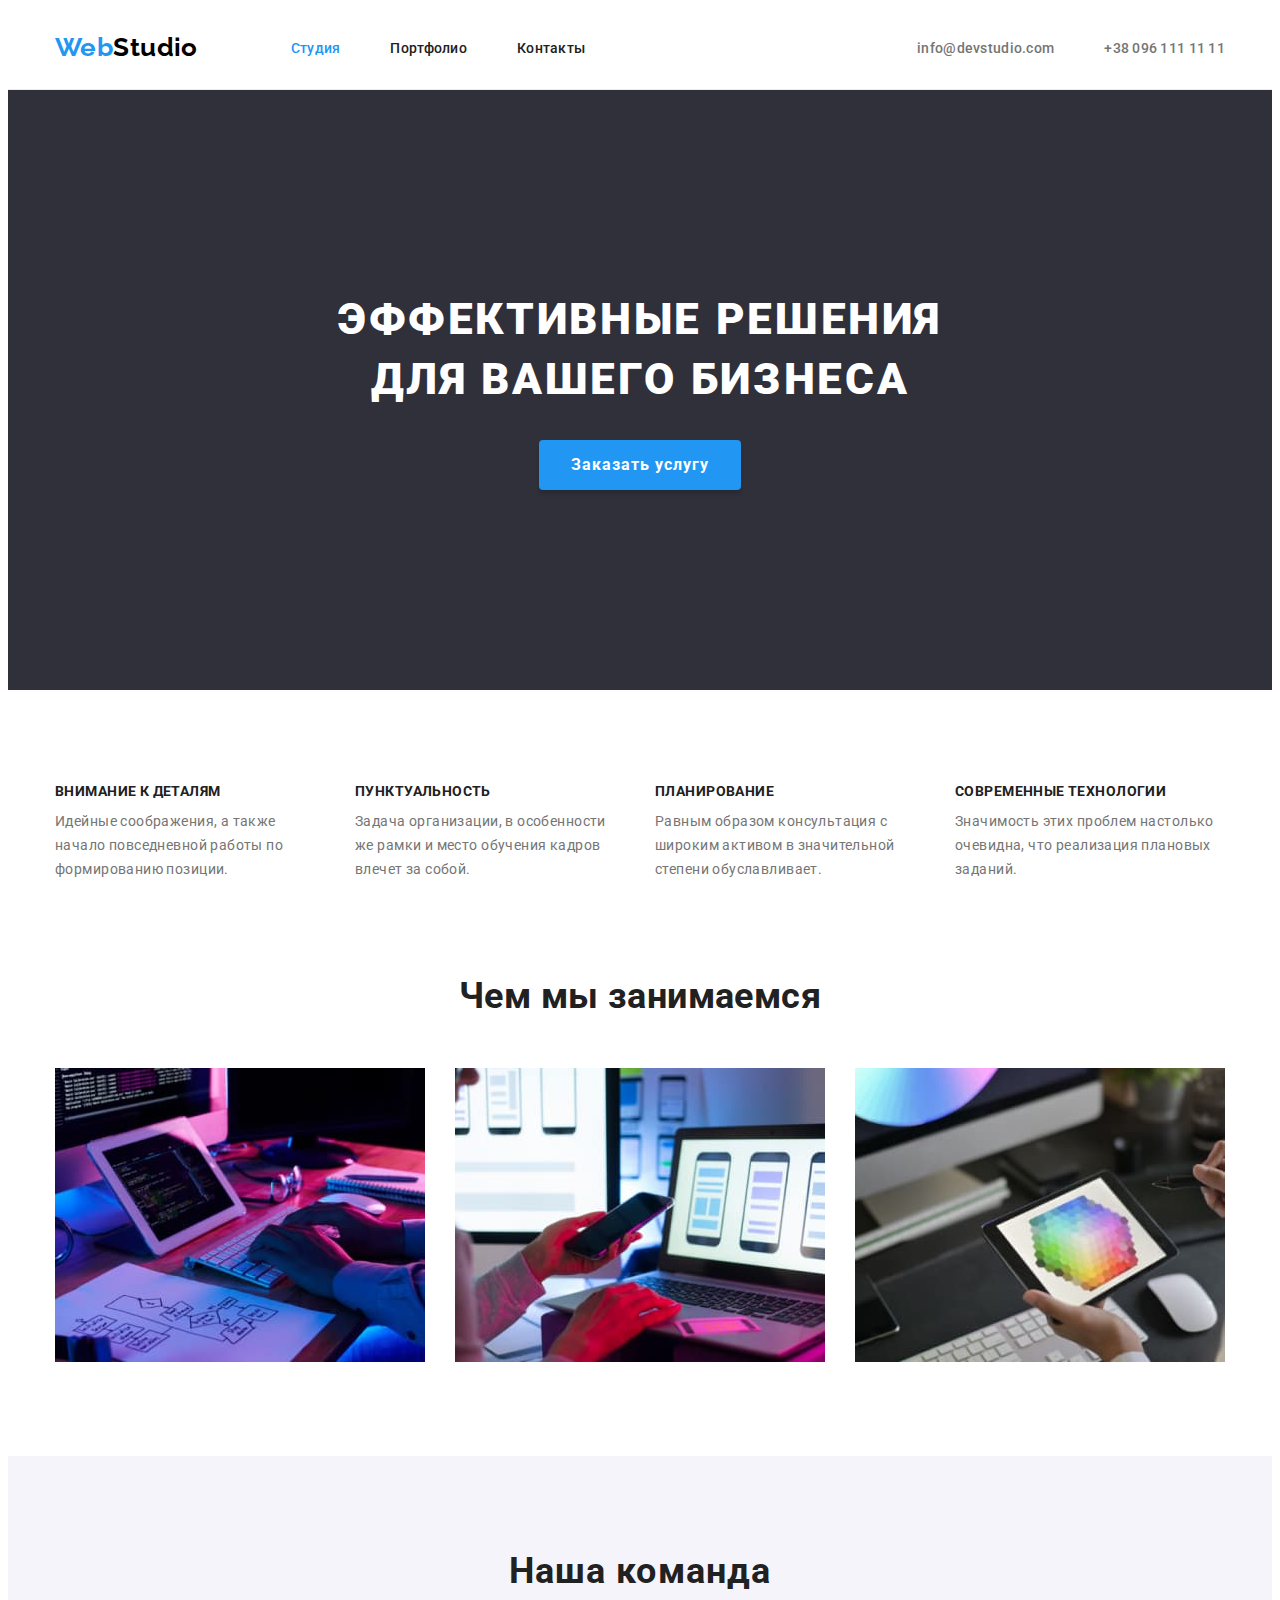
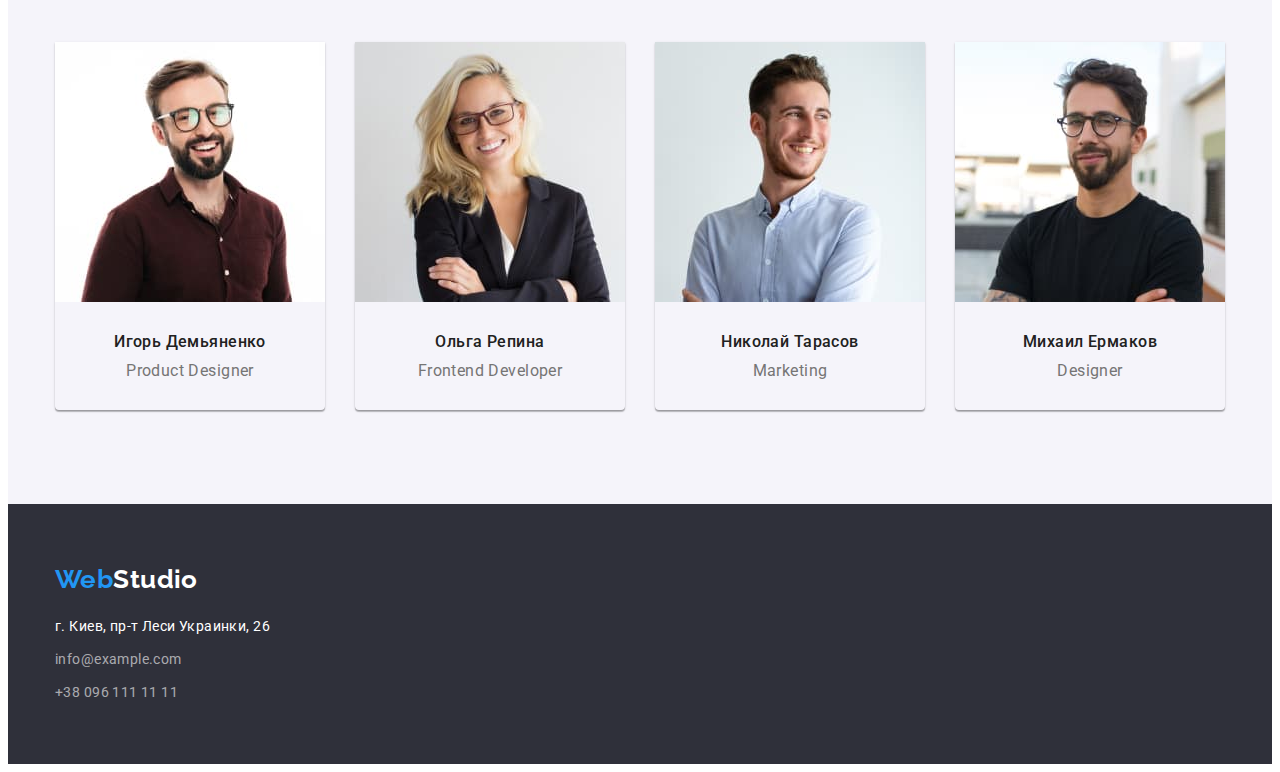
<file: index.html>
<!DOCTYPE html>
<html lang="ru">
<head>
    <meta charset="UTF-8">
    <meta http-equiv="X-UA-Compatible" content="IE=edge">
    <meta name="viewport" content="width=device-width, initial-scale=1.0">
    <title>Эффективные решения для вашего бизнеса</title>
    <link rel=“stylesheet” href=” https://cdnjs.cloudflare.com/ajax/libs/modern-normalize/1.1.0/modern-normalize.min.css”
        integrity=“sha512-wpPYUAdjBVSE4KJnH1VR1HeZfpl1ub8YT/NKx4PuQ5NmX2tKuGu6U/JRp5y+Y8XG2tV+wKQpNHVUX03MfMFn9Q==”
        crossorigin=“anonymous” referrerpolicy=“no-referrer” />
    <link href="https://fonts.googleapis.com/css2?family=Raleway:wght@700&family=Roboto:wght@400;500;700;900&display=swap" 
    rel="stylesheet">
    <link rel="stylesheet" href="./css/styles.css">
</head>

<body>
    
    <header class="header-border">
            <div class="container section-header">             
        <nav class="site-nav">
            <a href="WebStudio" class="nav-logo"><span class="nav-logo-web">Web</span>Studio</a>  
            <ul class="ul nav">
                 <li class="nav-navigation-list"><a href="Студия" class="nav-navigation current">Студия</a></li>
                 <li class="nav-navigation-list"><a href="./portfolio.html" class="nav-navigation">Портфолио</a></li>
                 <li class="nav-navigation-list"><a href="Контакты" class="nav-navigation">Контакты</a></li>
            </ul>
        </nav>
        <ul class="ul contact-section">
            <li class="contacts-list"> <a href="info@devstudio.com" class="contacts link">info@devstudio.com</a></li>
            <li class="contacts-list"> <a href="tel:+380961111111" class="contacts link">+38 096 111 11 11</a></li>
        </ul> 
            
            </div>
    </header>

    <main>
        
        <section class="hero">
            <div class="container">
          
          <h1 class="hero-text">Эффективные решения для вашего бизнеса</h1>
          <button type="button" class="hero-button">Заказать услугу</button>
          
        </div>
        </section>  
        <section class="exelents section">  
            <div class="container"> 
                <!-- <section class="exelents"><h2>Преимущества этой компании</h2></section>   -->
                    <ul class="ul exelents-list">
                        <li class="exelents-list-item">
                            <h3 class="exelents-title">Внимание к деталям</h3>
                            <p class="exelents-text">Идейные соображения, а также начало повседневной работы по формированию позиции.</p>
                        </li>
                    
                        <li class="exelents-list-item">
                            <h3 class="exelents-title">Пунктуальность</h3>
                            <p class="exelents-text">Задача организации, в особенности же рамки и место обучения кадров влечет за собой.</p>
                        </li>

                        <li class="exelents-list-item">
                            <h3 class="exelents-title">Планирование</h3>
                            <p class="exelents-text">Равным образом консультация с широким активом в значительной степени обуславливает.</p>
                        </li>
                    
                        <li class="exelents-list-item">
                            <h3 class="exelents-title">Современные технологии</h3>
                            <p class="exelents-text">Значимость этих проблем настолько очевидна, что реализация плановых заданий.</p>
                        </li>
                    </ul>  
                </div>        
        </section>
        <section class="what-we-do section">
            <div class="container">
                <h2 class="what-we-do-title">Чем мы занимаемся</h2>
                <ul class="ul what-we-do-list">
                    <li class="what-we-do-item"><img src="./images/whatwedo(1).jpg" alt="Человек печатает нр планшет" width="370" height="294" /> </li>
                    <li class="what-we-do-item"><img src="./images/whatwedo(2).jpg" alt="Просмотр на мониторе " width="370" height="294" /></li>
                    <li class="what-we-do-item"><img src="./images/whatwedo(3).jpg" alt="Цветовое отображение" width="370" height="294" /></li>
                </ul>
            </div>
        </section>
        <section class="our-team section">
            <div class="container">
                <h2 class="our-team-title">Наша команда</h2>
                <ul class="ul our-team-list">
                    <li class="our-team-item">
                        <img  class="our-team-img" src="./images/ourteam(1).jpg" alt="Игорь Демьяненко" width="270" height="260" />
                        <h3 class="our-team-name">Игорь Демьяненко</h3>
                        <p class="our-team-position">Product Designer</p>
                    </li>

                    <li class="our-team-item">
                        <img  class="our-team-img" src="./images/ourteam(2).jpg" alt="Ольга Репина" width="270" height="260" />
                        <h3 class="our-team-name">Ольга Репина</h3>
                        <p class="our-team-position">Frontend Developer</p>
                    </li>  

                    <li class="our-team-item">         
                        <img  class="our-team-img" src="./images/ourteam(3).jpg" alt="Николай Тарасов" width="270" height="260" />
                        <h3 class="our-team-name">Николай Тарасов</h3>
                        <p class="our-team-position">Marketing</p>
                    </li> 
                       
                    <li class="our-team-item">
                        <img  class="our-team-img" src="./images/ourteam(4).jpg" alt="Михаил Ермаков" width="270" height="260" />
                        <h3 class="our-team-name">Михаил Ермаков</h3>
                        <p class="our-team-position">Designer </p>        
                    </li>
                </ul>
            </div>
        </section>
    </main>
    
        <footer>
           
          
        <div class="footer">
            <div class="container">
        <a href="WebStudio" class="footer-logo"><span class="footer-logo-web">Web</span>Studio</a>
        <address class="address">
            <ul class="ul">
                <li class="footer-list-item"><a href="" class="address-geography link">г. Киев, пр-т Леси Украинки, 26</a></li>
                <li class="footer-list-item"><a href="mailto:info@example.com" class="footer-contact link">info@example.com</a></li>
                <li class="footer-list-item"><a href="tel:+380961111111" class="footer-contact link">+38 096 111 11 11</a></li>
            </ul>
        </address>
        </div>
        </div>
       
    
    </footer>



</body>
</html>
</file>
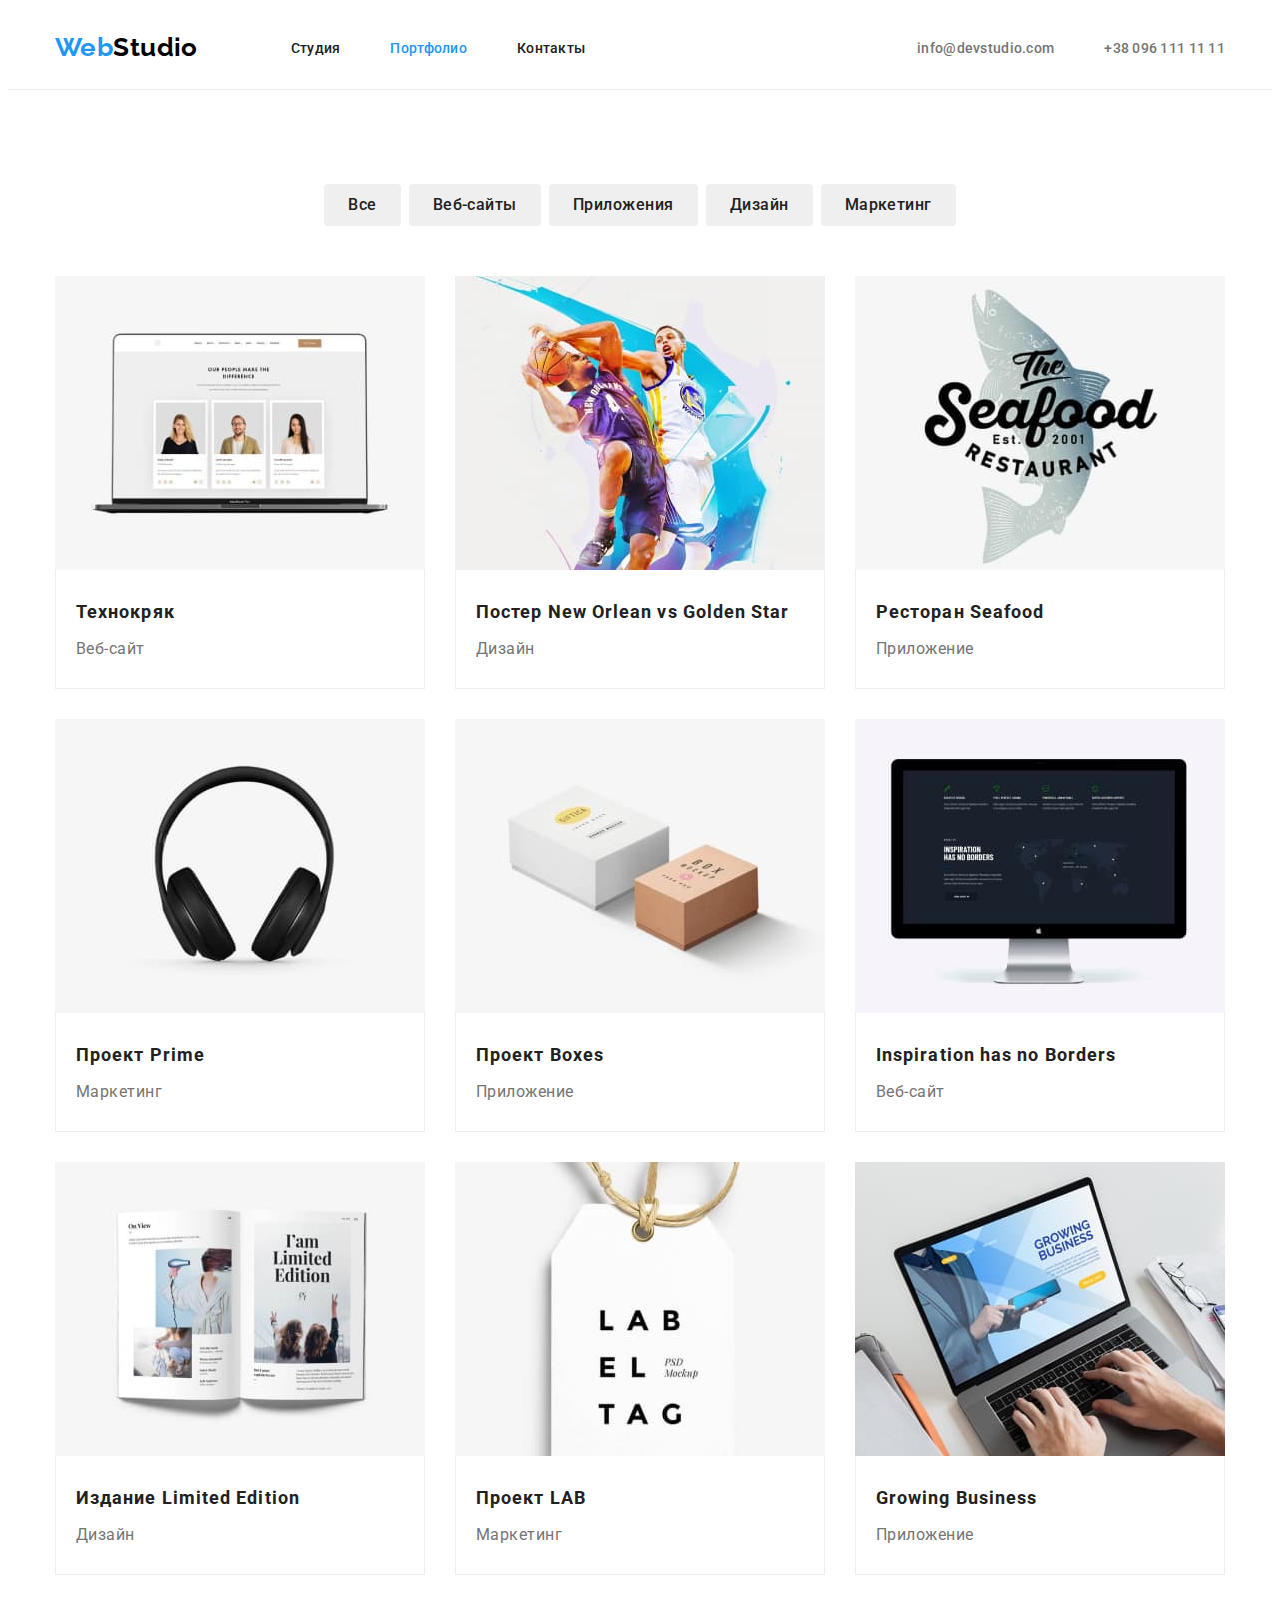
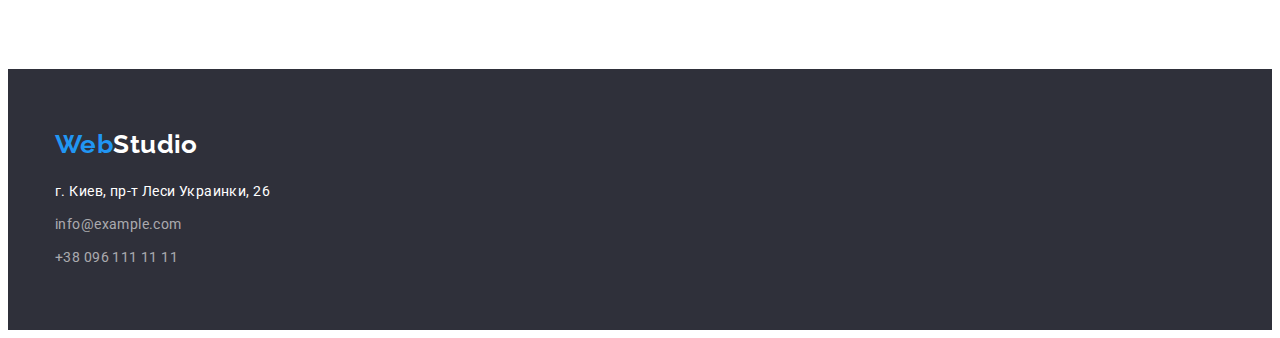
<file: portfolio.html>
<!DOCTYPE html>
<html lang="ru">

<head>
    <meta charset="UTF-8">
    <meta http-equiv="X-UA-Compatible" content="IE=edge">
    <meta name="viewport" content="width=device-width, initial-scale=1.0">
    <title>Портфолио</title>
    <link rel=“stylesheet” href=” https://cdnjs.cloudflare.com/ajax/libs/modern-normalize/1.1.0/modern-normalize.min.css”
        integrity=“sha512-wpPYUAdjBVSE4KJnH1VR1HeZfpl1ub8YT/NKx4PuQ5NmX2tKuGu6U/JRp5y+Y8XG2tV+wKQpNHVUX03MfMFn9Q==”
        crossorigin=“anonymous” referrerpolicy=“no-referrer” />
    <link
        href="https://fonts.googleapis.com/css2?family=Raleway:wght@700&family=Roboto:wght@400;500;700;900&display=swap"
        rel="stylesheet">
    <link rel="stylesheet" href="./css/styles.css">
</head>

<body>
    <header class="header-border">
            <div class="container section-header">            
                <nav class="site-nav">
                    <a href="WebStudio" class="nav-logo"><span class="nav-logo-web">Web</span>Studio</a>
                    <ul class="ul nav">
                        <li class="nav-navigation-list"><a href="./index.html" class="nav-navigation">Студия</a></li>
                        <li class="nav-navigation-list"><a href="Портфолио" class="nav-navigation current">Портфолио</a></li>
                        <li class="nav-navigation-list"><a href="Контакты" class="nav-navigation">Контакты</a></li>
                    </ul>
                </nav>
                <ul class="ul contact-section">
                    <li class="contacts-list"> <a href="info@devstudio.com" class="contacts link">info@devstudio.com</a>
                    </li>
                    <li class="contacts-list"> <a href="tel:+380961111111" class="contacts link">+38 096 111 11 11</a></li>
                </ul>            
        </div>
        </header>


    <main>
        <section class="section">
            
            <div class="container">
            <h1 class="portfolio-name">Портфолио</h1>
            
        <ul class="ul button">
            <li class="portfolio-button-item"><button type="button" class="portfolio-button link">Все</button></li>
            <li class="portfolio-button-item"><button type="button" class="portfolio-button link">Веб-сайты</button></li>
            <li class="portfolio-button-item"><button type="button" class="portfolio-button link">Приложения</button></li>
            <li class="portfolio-button-item"><button type="button" class="portfolio-button link">Дизайн</button></li>
            <li class="portfolio-button-item"><button type="button" class="portfolio-button link">Маркетинг</button></li>
        </ul>

        <ul class="ul portfolio-progect-list">
            <li class="portfolio-progect-item">
                <a href="" class="project-cards">
                <img src="./images/port(1).jpg" alt="Веб-сайты" width="370" height="294" />
                    <div class="card-text">
                <h2 class="project-title">Технокряк</h2>
                <p class="project-type">Веб-сайт</p>
                    </div>
                </a>
                
            </li>

            <li class="portfolio-progect-item">
                <a href="" class="project-cards"><img src="./images/port(2).jpg" alt="Дизайн" width="370" height="294" />
                    <div class="card-text">
                <h2 class="project-title">Постер New Orlean vs Golden Star</h2>
                <p class="project-type">Дизайн</p>
                    </div>
            </a>
            </li>

            <li class="portfolio-progect-item">
                <a href="" class="project-cards"><img src="./images/port(3).jpg" alt="Приложения" width="370" height="294" />
                    <div class="card-text">
                <h2 class="project-title">Ресторан Seafood</h2>
                <p class="project-type">Приложение</p>
                    </div>
            </a>
            </li>

            <li class="portfolio-progect-item">
                <a href="" class="project-cards"><img src="./images/port(4).jpg" alt="Маркетинг" width="370" height="294" />
                    <div class="card-text">
                <h2 class="project-title">Проект Prime</h2>
                <p class="project-type">Маркетинг</p>
                    </div>
                </a>
            </li>

            <li class="portfolio-progect-item">
                <a href="" class="project-cards"><img src="./images/port(5).jpg" alt="Приложения" width="370" height="294" />
                    <div class="card-text">
                <h2 class="project-title">Проект Boxes</h2>
                <p class="project-type">Приложение</p>
                    </div>
                </a>
            </li>

            <li class="portfolio-progect-item">
                <a href="" class="project-cards"><img src="./images/port(6).jpg" alt="Веб-сайты" width="370" height="294" />
                    <div class="card-text">
                <h2 class="project-title">Inspiration has no Borders</h2>
                <p class="project-type">Веб-сайт</p>
                    </div>
                </a>
            </li>

            <li class="portfolio-progect-item">
                <a href="" class="project-cards"><img src="./images/port(7).jpg" alt="Дизайн" width="370" height="294" />
                    <div class="card-text">
                <h2 class="project-title">Издание Limited Edition</h2>
                <p class="project-type">Дизайн</p>
                    </div>
                </a>
            </li>

            <li class="portfolio-progect-item">
                <a href="" class="project-cards"><img src="./images/port(8).jpg" alt="Маркетинг" width="370" height="294" />
                    <div class="card-text">
                <h2 class="project-title">Проект LAB</h2>
                <p class="project-type">Маркетинг</p>
                    </div>
                </a>
            </li>

            <li class="portfolio-progect-item">
                <a href="" class="project-cards"><img src="./images/port(9).jpg" alt="Приложения" width="370" height="294" />
                    <div class="card-text">
                <h2 class="project-title">Growing Business</h2>
                <p class="project-type">Приложение</p>
                    </div>
                </a>
            </li>   
        </ul>  
        </div>
        </section>
    </main>

    <footer>
        <!-- <section> -->
    
        <div class="footer">
            <div class="container">
                <a href="WebStudio" class="footer-logo"><span class="footer-logo-web">Web</span>Studio</a>
                <address class="address">
                    <ul class="ul">
                        <li class="footer-list-item"><a href="" class="address-geography link">г. Киев, пр-т Леси Украинки,
                                26</a></li>
                        <li class="footer-list-item"><a href="mailto:info@example.com"
                                class="footer-contact link">info@example.com</a></li>
                        <li class="footer-list-item"><a href="tel:+380961111111" class="footer-contact link">+38 096 111 11
                                11</a></li>
                    </ul>
                </address>
            </div>
        </div>
        <!-- </section> -->
    
    </footer>
    </div>
</body>
</html>
</file>
<file: css/styles.css>
html{
    box-sizing: border-box;
}

*,
*::before,
*::after {
    box-sizing: border-box;
}

:root{
    --main-text-color: #757575;
    --title-text-color: #212121;
    --focus-color: #2196F3;
    --heigh-logo-color: black;
    --hero-background-color: #2F303A;  
    --hero-text-color: #FFFFFF;
    --footer-bcg-color: #2F303A;
    --footer-logo-color: white;
    --footer-contact-color: rgba(255, 255, 255, 0.6);
    --nav-logo-web-color: #2196F3;
    --cards-bcg-color: white;
    --hero-button-fh-color: #188CE8; 
    --main-letter-spacing: 0.03em;

}
    
body{
    font-family: 'Roboto', 'sans-serif';
    color: var(--main-text-color);
    background-color: white;
    letter-spacing: 0.03em;
    font-size: 14px;
    
}
.container{
    width: 1200px;
    padding-left: 15px;
    padding-right: 15px;
    margin: auto; 
}
.section {
    padding-top: 94px;
    padding-bottom: 94px;
}
h1,h2,h3,h4,h5,h6,p,ul{
    margin: 0;
    padding: 0;
}
img{
    display: block;
    max-width: 100%;
    height: auto;
}
/* --------------header----------------- */
.ul.nav{
    display: flex;
   margin-left: 93px;
}

/* навигация */
.nav-navigation-list{
    display: block;
    padding-top: 32px;
    padding-bottom: 32px;
    text-align: center;
    
}
.nav-logo{
    font-family: 'Raleway';
    font-weight: 700;
    font-size: 26px;
    line-height: 1.19;
    color: var(--heigh-logo-color);
    text-decoration: none;
    align-items: center;
    display: block;
    padding-top: 24px;
    padding-bottom: 25px;
}
.nav-logo-web{
    color: var(--nav-logo-web-color);
}
.site-nav{
    display: flex;
}


.nav-navigation{    
    color: var(--title-text-color);

    font-weight: 500;
    line-height: 1.14;
    letter-spacing: 0.02em;
    text-decoration: none;
}
.nav-navigation.current{
    color: var(--focus-color);
}
.section-header{
    display: flex;
    align-items: center;
    
}
.header-border{
   border-bottom: 1px solid #ECECEC; 
}
.ul.nav .nav-navigation-list:not(:last-child){
    margin-right: 50px;
}
.nav-navigation:hover,
.nav-navigation:focus,
.link:hover, 
.link:focus{
    color: var(--focus-color);
}

/* -------------------------------Контакты------------------------------- */
.contact-section{
    display: flex;
    margin-left: auto;
    
}
.contact-section .contacts-list:not(:last-child){
    margin-right: 50px;
}
.contacts.link{
    display: block;
    padding-top: 32px;
    padding-bottom: 32px;
}
.contacts{
  display: block;
    font-weight: 500;
    line-height: 1.14;
    letter-spacing: 0.02em;
    color: var(--main-text-color);
    text-decoration: none;
    }
   
/* ----------------------------герой--------------------------------------- */
.hero{
    background-color: var(--hero-background-color);     
    text-align: center; 
        padding-top: 200px;
    padding-bottom: 200px;   
}

.hero-text{    
    width: 696px;
    margin-top: 0;
    
    margin-bottom: 30px;
    margin-left: auto;
    margin-right: auto;
    

    font-weight: 900;
    font-size: 44px;
    line-height: 1.36;   
    letter-spacing: 0.06em;
    text-transform: uppercase;
    color: var(--hero-text-color);
}

.hero-button{
    padding: 10px 32px;
    font-family: 'Roboto';
    font-weight: 700;
    font-size: 16px;
    line-height: 1.88;
    letter-spacing: 0.06em;
    background-color: var(--focus-color);
    color: var(--hero-text-color);
    border: none;
    box-shadow: 0px 4px 4px rgba(0, 0, 0, 0.15);
    border-radius: 4px;
    }
.hero-button:hover,
.hero-button:focus{
    background-color: var(--hero-button-fh-color);
    filter: drop-shadow(0px 4px 4px rgba(0, 0, 0, 0.25));
}

/* --------------------другое--------------------- */
.ul{
    list-style: none;
}


/* преимущества */
.ul.exelents-list{
    display: flex;
}

.exelents-list-item{
    width: 270px;
}
.exelents-list-item:not(:last-child){
   margin-right: 30px;
}
.exelents-title{
    font-weight: 700;
    line-height: 1.14;
    color: var(--title-text-color);
    letter-spacing: var(--main-letter-spacing);
    font-size: 14px;
    text-transform: uppercase;

    
    margin-bottom: 10px;
}
.exelents-text{
    line-height: 1.71;
    font-weight: 400;
}

/* -----------------what we do-------------- */
.what-we-do{
    padding-top: 0;
}
.what-we-do-list{
    display: flex;
}
.what-we-do-item{
    display: block;
}
.what-we-do-item:not(:last-child){
    margin-right: 30px;
}
.what-we-do-title{    
    font-weight: 700;
    font-size: 36px;
    line-height: 1.17;
    text-align: center;
    color: var(--title-text-color);
    margin-bottom: 50px;
}
/* -------------------------наша команда ------------------------*/
.our-team{
    background-color: #F5F4FA;
}
.our-team-list{
    display: flex;
}
.our-team-item{
    width: 270px;
    display: block;
    box-shadow: 0px 1px 3px rgba(0, 0, 0, 0.12),
    0px 1px 1px rgba(0, 0, 0, 0.14),
    0px 2px 1px rgba(0, 0, 0, 0.2);
    border-radius: 0px 0px 4px 4px;
}
.our-team-img{
    display: block;
    margin-bottom: 30px;
}

.our-team-item:not(:last-child){
    margin-right: 30px;
}
.our-team-title{
    display: block;
    margin-bottom: 50px;
    font-weight: 700;
    font-size: 36px;
    line-height: 1.17;
    text-align: center;
    color: var(--title-text-color);
    letter-spacing: var(--main-letter-spacing);
}
.our-team-name{
    display: block;
    margin-bottom: 10px;
    font-weight: 500;
    font-size: 16px;
    line-height: 1.19;
    text-align: center;
    color: var(--title-text-color);
}
.our-team-position{
    margin-bottom: 30px;
    font-size: 16px;
    line-height: 1.19;
    text-align: center;

}

/* -----------------------------------Футер ----------------------------------*/
.footer{
    padding-top: 60px;
    padding-bottom: 60px;
    background-color: var(--footer-bcg-color);
}
.footer-logo{
    display: block;
    
    margin-bottom: 20px;
    font-family: 'Raleway';
    font-weight: 700;
    font-size: 26px;
    line-height: 1.19;
    color: var(--footer-logo-color);
    text-decoration: none;
    }
.footer-logo-web{
     color: var(--nav-logo-web-color);
}
.address{
    display: block;
    
}
.address-geography{    
    font-style: normal;
    line-height: 1.71;
    color: var(--hero-text-color);
    text-decoration: none;
}
.footer-contact{
    
    font-style: normal;
    line-height: 1.71;
    color: var(--footer-contact-color);
    text-decoration: none;
   
}
.footer-list-item:not(:last-child){
    margin-bottom: 9px;
}
/* --------------------------Портфолио--------------------------- */


/* ----карточки------- */
.portfolio-progect-list{
    display: flex;
    flex-wrap: wrap;
}
.portfolio-progect-item{
    display: block;
    width: 370px;
    margin-right: 30px;
    margin-bottom: 30px;
    
}
.portfolio-progect-item:nth-child(3n){
    margin-right: 0;
}
.portfolio-progect-item:nth-last-child(-n + 3){
    margin-bottom: 0;
}

.project-cards {
    display: block;
    font-weight: 700;
    font-size: 18px;
    line-height: 2;
    letter-spacing: 0.06em;
    color: var(--title-text-color);
    text-decoration: none;
    background-color: var(--cards-bcg-color);
    
    
}
.card-text{
    border-left: 1px solid #EEEEEE;
    border-right: 1px solid #EEEEEE;
    border-bottom: 1px solid #EEEEEE;
    padding: 24px 20px;
}
.project-title{
    display: block;
    color: var(--title-text-color);
    text-decoration: none;
    font-family: 'Roboto';
    font-style: normal;
    font-weight: 700;
    font-size: 18px;
    line-height: 2;
    letter-spacing: 0.06em;
    margin-bottom: 4px;
    }
.project-type{
    font-family: 'Roboto';
    font-style: normal;
    font-size: 16px;
    line-height: 1.88;
    letter-spacing: 0.03em;
    color: var(--main-text-color);
    font-weight: 400;
}



/* -----------кнопки------------- */
.portfolio-name{
        position: absolute;
        width: 1px;
        height: 1px;
        margin: -1px;
        padding: 0;
        overflow: hidden;
        border: 0;
        clip: rect(0 0 0 0);
}

.hero-button,
.portfolio-button{
    cursor: pointer;
}

.portfolio-button{
    display: block;
    padding: 6px 22px;

    font-family: 'Roboto';
    font-style: normal;
    font-weight: 500;
    font-size: 16px;
    line-height: 1.62;
    text-align: center;
    letter-spacing: 0.03em;
    color: var(--title-text-color);
    border-color: transparent;
}
.portfolio-button:hover,
.portfolio-button:focus{
    background-color: var(--focus-color);
    color: var(--hero-text-color);
    filter: drop-shadow(0px 4px 4px rgba(0, 0, 0, 0.25));
}

.ul.button {
    margin-bottom: 50px;
    display: flex;
    justify-content: center;

}

.portfolio-button {
    display: block;
    border-radius: 4px;
}
.portfolio-button-item:not(:last-child){
    margin-right: 8px;
}
</file>
